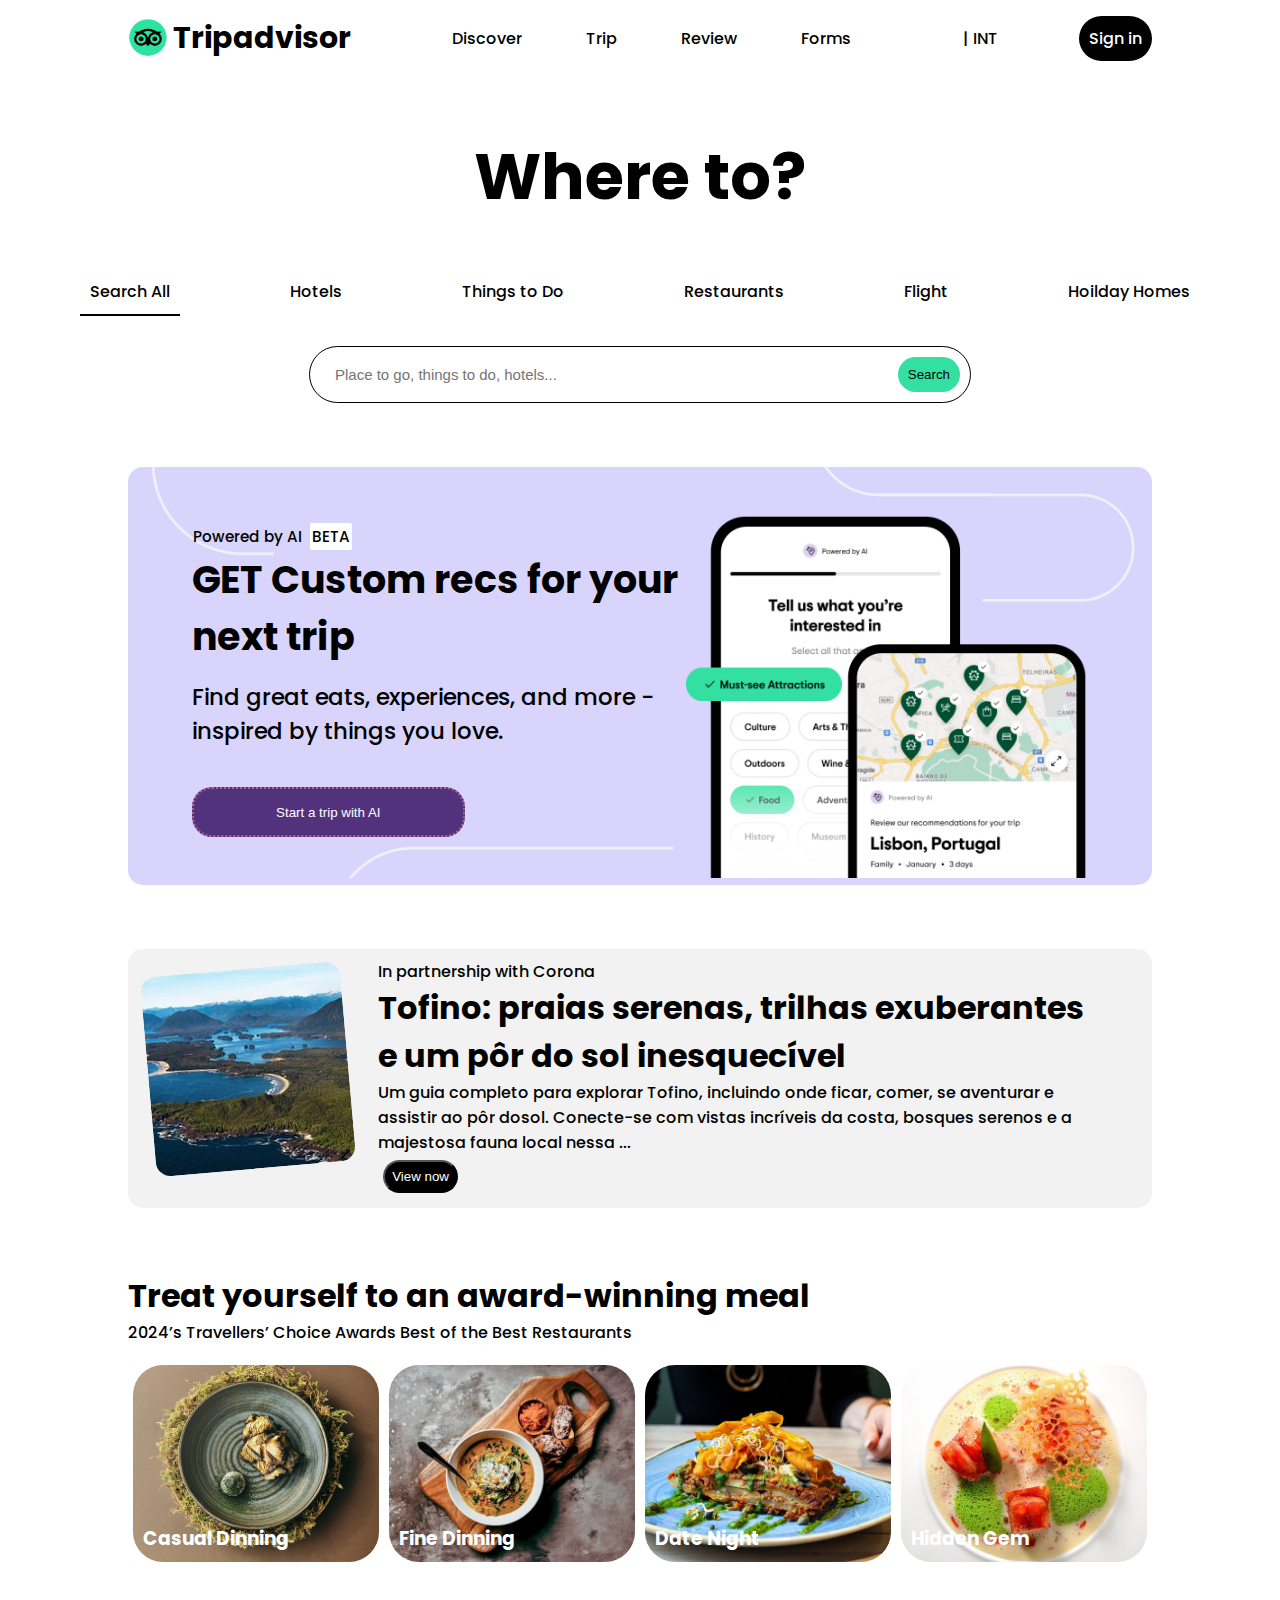
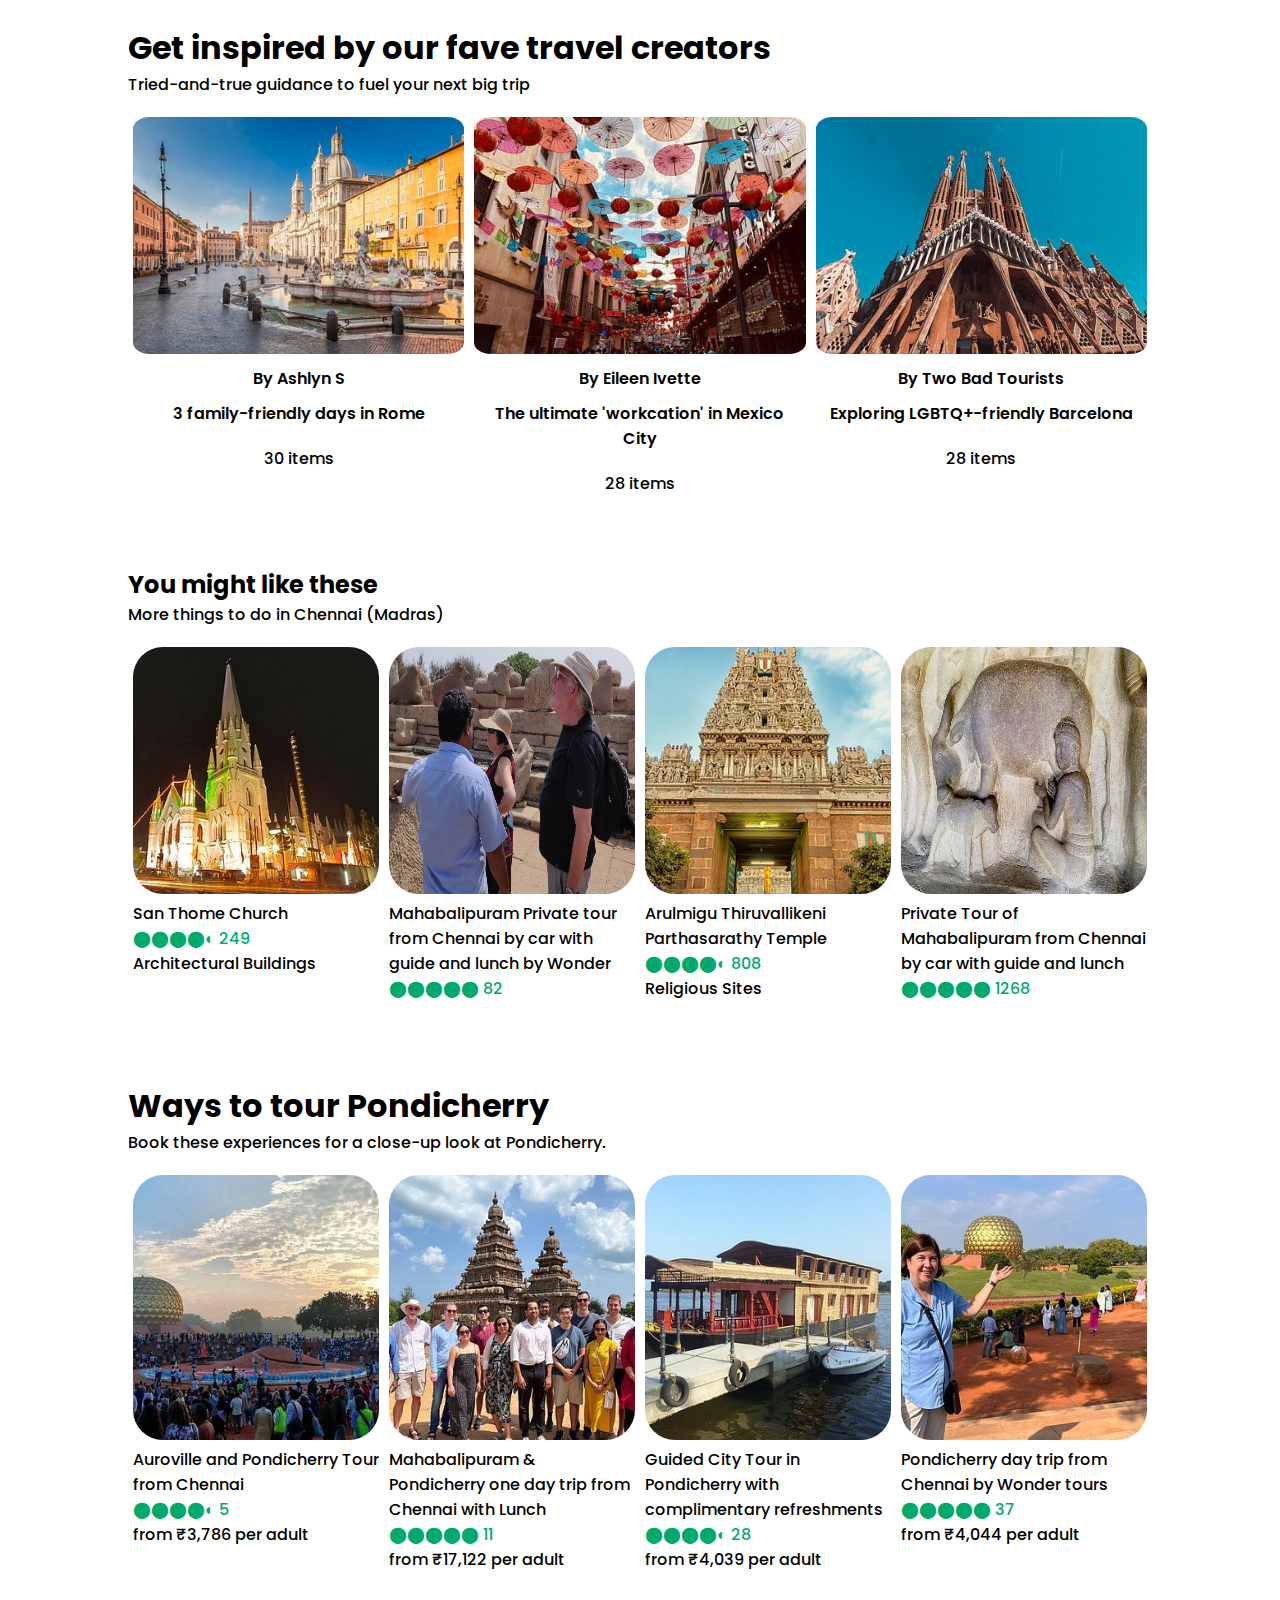
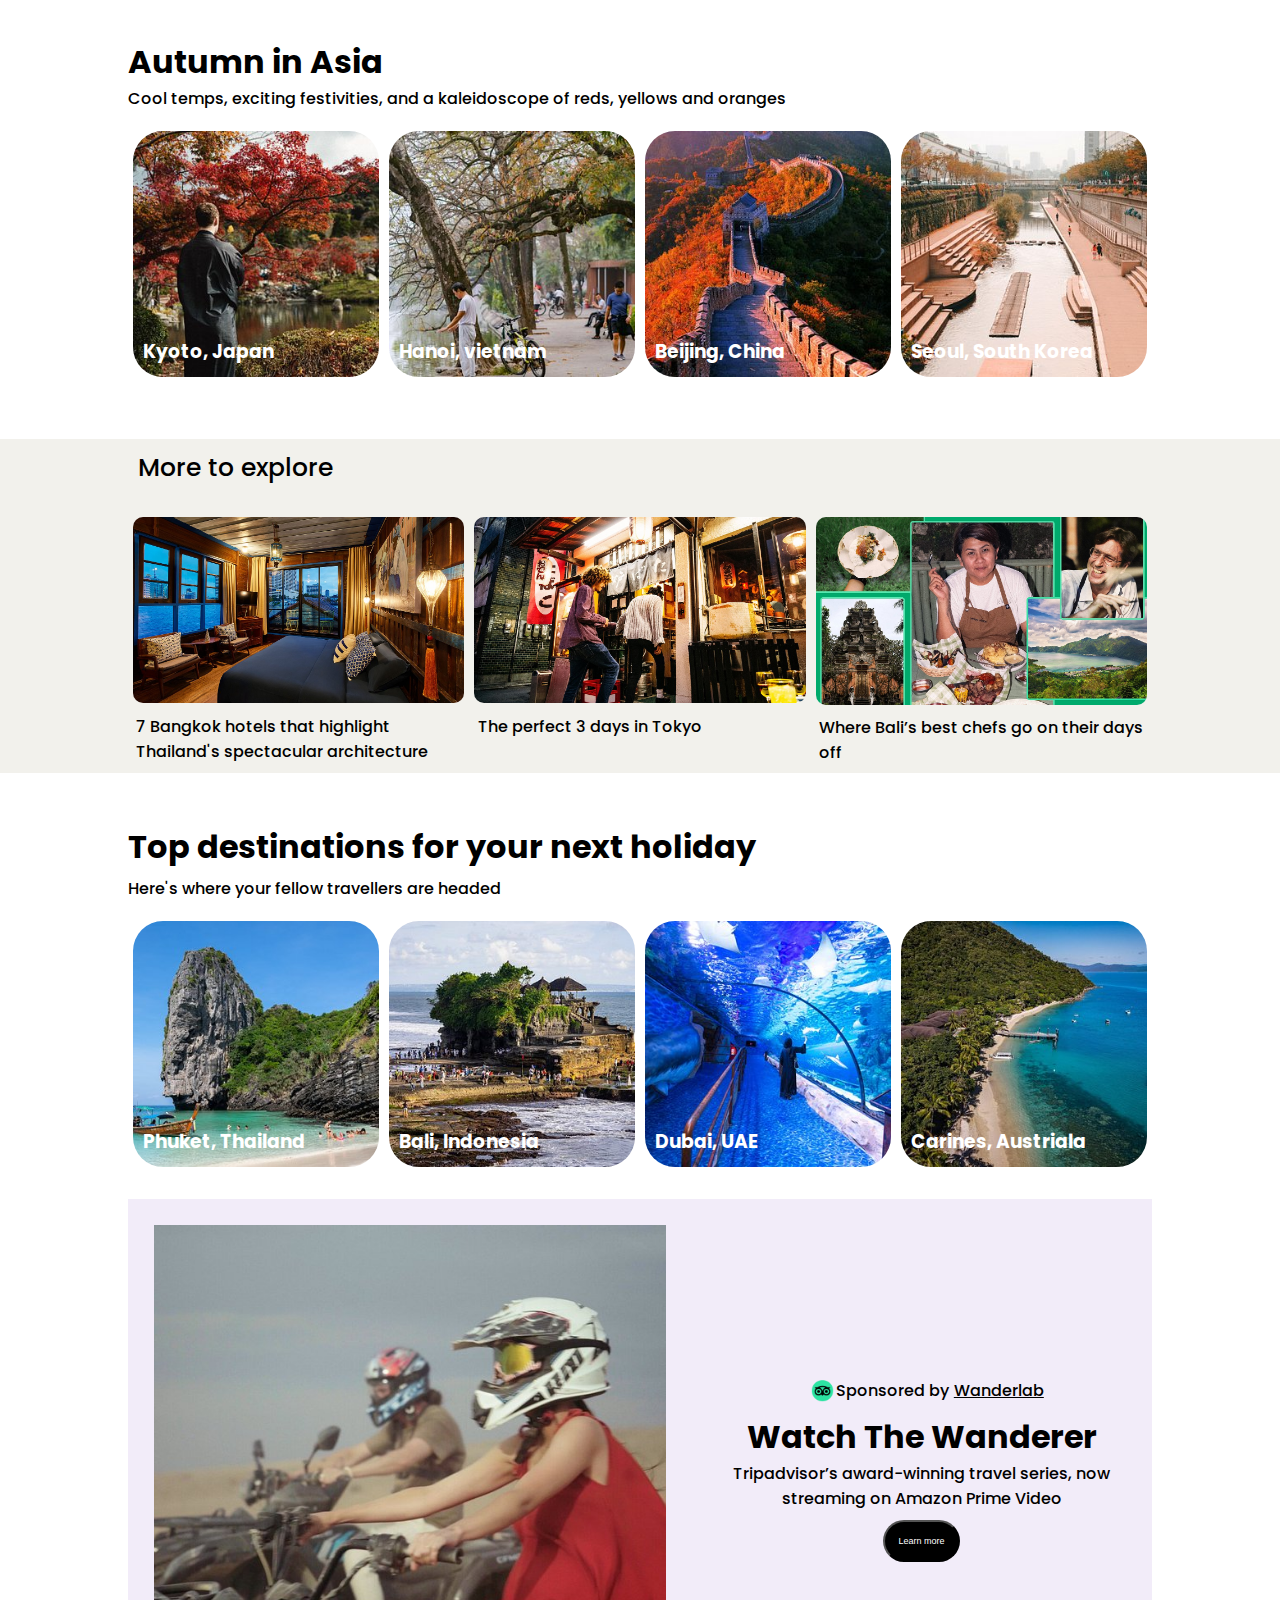
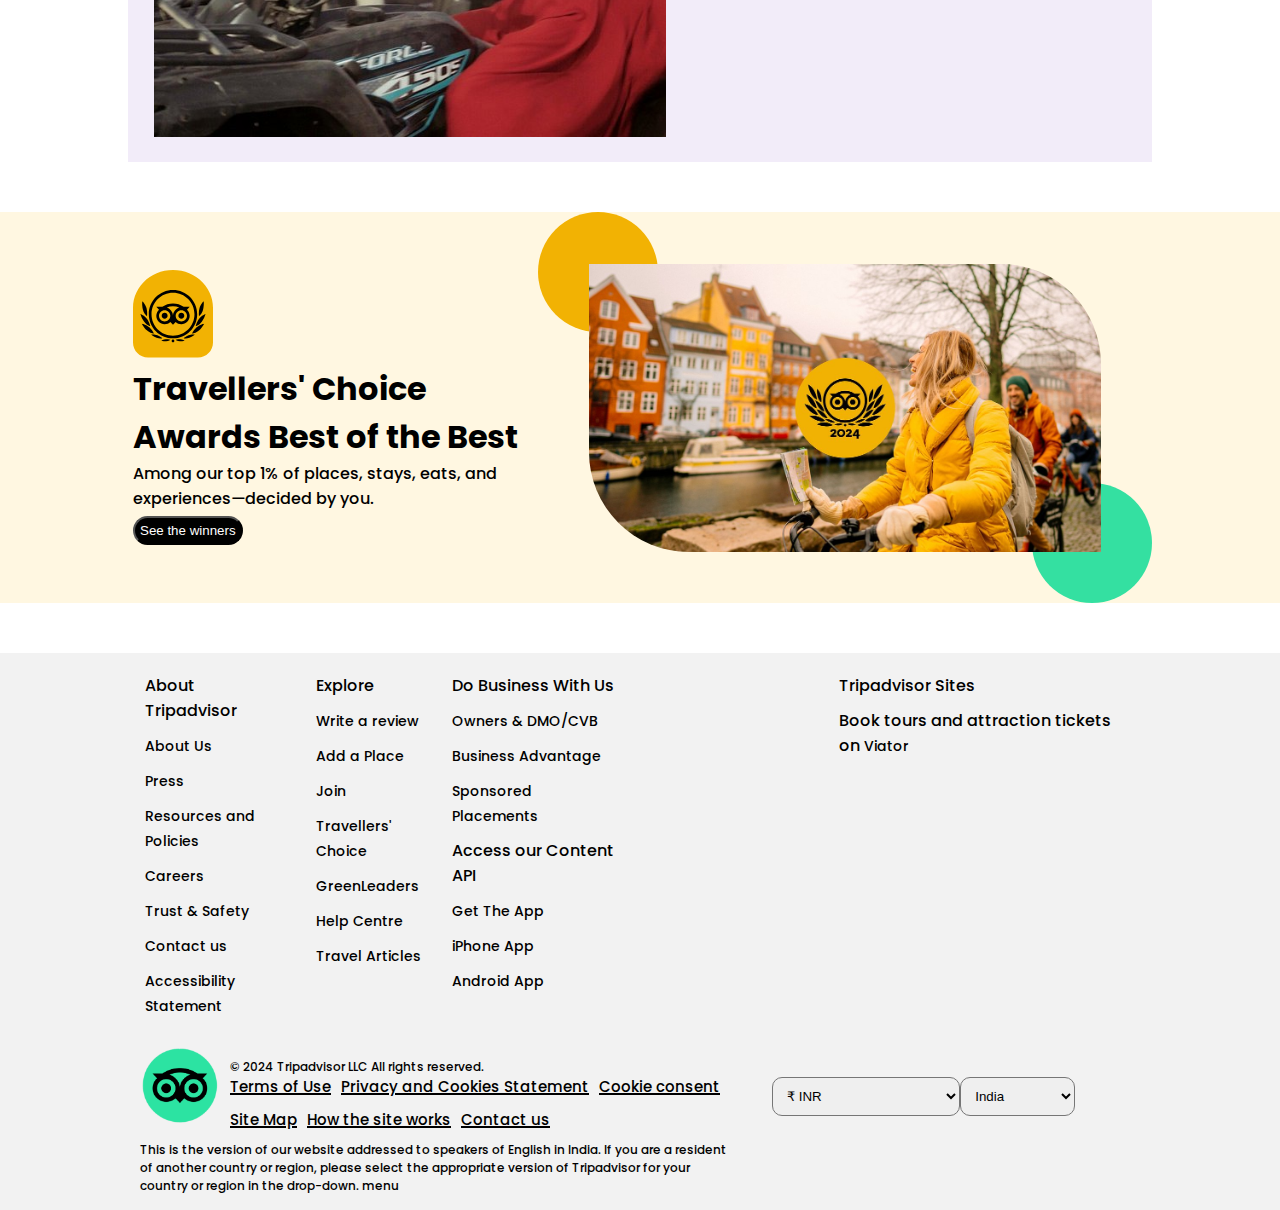
<file: index.html>
<!DOCTYPE html>
<html lang="en">

<head>
    <meta charset="UTF-8">
    <meta name="viewport" content="width=device-width, initial-scale=1.0">
    <title>Tripadvisor</title>
    <link rel="stylesheet" href="style.css">
    <link rel="stylesheet" href="https://cdnjs.cloudflare.com/ajax/libs/font-awesome/6.6.0/css/all.min.css"
        integrity="sha512-Kc323vGBEqzTmouAECnVceyQqyqdsSiqLQISBL29aUW4U/M7pSPA/gEUZQqv1cwx4OnYxTxve5UMg5GT6L4JJg=="
        crossorigin="anonymous" referrerpolicy="no-referrer" />

    <link rel="preconnect" href="https://fonts.googleapis.com">
    <link rel="preconnect" href="https://fonts.gstatic.com" crossorigin>
    <link
        href="https://fonts.googleapis.com/css2?family=Poppins:ital,wght@0,100;0,200;0,300;0,400;0,500;0,600;0,700;0,800;0,900;1,100;1,200;1,300;1,400;1,500;1,600;1,700;1,800;1,900&display=swap"
        rel="stylesheet">
</head>

<body>

    <!--navebar-->

    <header>

        <div class="logo">
            <img src="./image/Tripadvisor.png" alt="logo">
            <a href="#" class="logo__s1">Tripadvisor</a>
        </div>



        <nav class="nav">
            <ul class="nav-links">
                <li><a href="#" class="nav-disc__s1">Discover</a></li>
                <li><a href="#" class="nav-disc__s1">Trip</a></li>
                <li><a href="#" class="nav-disc__s1">Review</a></li>
                <li><a href="#" class="nav-disc__s2">Forms</a></li>
            </ul>
        </nav>

        <a href="#" class="action"><i class="fa-solid fa-globe"></i> | INT</a>

        <a href="sign-up.html" class="sign-up">Sign in</a>

    </header>

    <!--phone-view-->

    <div class="phone">

        <div class="phone-view">

            <a href="#"><i class="fa-solid fa-bars"></i></a>

            <div class="logo-phone">
                <img src="./image/Tripadvisor.png" alt="logo">
                <a href="#">Tripadvisor</a>
            </div>

            <div class="search__s1">

                <i class="fa-solid fa-magnifying-glass"></i>
                <input type="search" placeholder="Search">
            </div>

            <a href="sign-up.html"><i class="fa-solid fa-circle-user"></i></a>
        </div>
    </div>


    <!--categories-->

    <div class="categories">

        <h1>Where to?</h1>


        <div class="categories__s1">


            <p class="categories-disc__s1"><i class="fa-brands fa-searchengin"></i> Search All</p>
            <p class="categories-disc__s2"><i class="fa-solid fa-hotel"></i> Hotels</p>
            <p class="categories-disc__s2"><i class="fa-solid fa-ticket"></i> Things to Do</p>
            <p class="categories-disc__s2"><i class="fa-solid fa-utensils"></i> Restaurants</p>
            <p class="categories-disc__s2"><i class="fa-solid fa-plane-departure"></i> Flight</p>
            <p class="categories-disc__s2"><i class="fa-solid fa-house"></i> Hoilday Homes</p>

        </div>


        <div class="categories__s2">

            <i class="fa-solid fa-magnifying-glass"></i>
            <input type="search" placeholder="Place to go, things to do, hotels...">
            <button>Search</button>


        </div>


    </div>

    <!--trip-image-->

    <div class="trip-image">

        <div class="trip">
            <img src="./image/trip.png" alt="backround image">

        </div>

        <div class="offers">
            <div class="trip-image__s1">
                <p>Powered by AI</p>
                <p class="offer__disc">BETA</p>

            </div>


            <div class="trip-image__s2">
                <h1>GET Custom recs for your next trip</h1>
                <p>Find great eats, experiences, and more - inspired by things you love.</p>
                <button><i class="fa-solid fa-location-dot"></i> Start a trip with AI</button>
            </div>


        </div>
    </div>

    <!--caption-->

    <div class="caption__s1">

        <div class="caption__background">

            <img src="./image/caption.jpg">

        </div>



        <div class="caption-disc">

            <p class="caption-disc__s1">In partnership with Corona</p>
            <h1>Tofino: praias serenas, trilhas exuberantes e um pôr do sol inesquecível</h1>
            <p class="caption-disc__s1">Um guia completo para explorar Tofino, incluindo onde ficar, comer, se aventurar
                e assistir ao pôr dosol. Conecte-se com vistas incríveis da costa, bosques serenos e a majestosa fauna local nessa ...
            </p>
            <button>View now</button>
        </div>



    </div>



    <!--award-winning-meal-->


    <div class="award">

        <h1 class="award__title">Treat yourself to an award-winning meal</h1>
        <p>2024’s Travellers’ Choice Awards Best of the Best Restaurants
        <p>

        <div class="award__container">

            <div class="award-image__s1">

                <img src="./image/C1.jpg">
                <h3>Casual Dinning</h3>

            </div>

            <div class="award-image__s1">

                <img src="./image/C2.jpg">
                <h3>Fine Dinning</h3>

            </div>

            <div class="award-image__s2">

                <img src="./image/C3.jpg">
                <h3>Date Night</h3>

            </div>

            <div class="award-image__s2">

                <img src="./image/C4.jpg">
                <h3>Hidden Gem</h3>

            </div>

            <i class="fa-solid fa-circle-arrow-right"></i>

        </div>
    </div>



    <!--travel-->
    <div class="travel">

        <div class="travel__s1">
            <h1 class="travel__title">Get inspired by our fave travel creators</h1>
            <p>Tried-and-true guidance to fuel your next big trip</p>

        </div>

        <div class="travel-image__container">

            <div class="travel-image__container__s1">

                <img src="./image/T1.jpg">
                <p class="disc__s1"><a href="#">By Ashlyn S</a></p>
                <p class="disc__s2"><a href="#">3 family-friendly days in Rome</a></p>
                <i class="fa-solid fa-heart"></i>
                <p>30 items</p>

            </div>

            <div class="travel-image__container__s1">

                <img src="./image/T2.jpg">
                <p class="disc__s1"><a href="#">By Eileen Ivette</a></p>
                <p class="disc__s2"><a href="#">The ultimate 'workcation' in Mexico City</a></p>
                <i class="fa-solid fa-heart"></i>
                <p>28 items</p>

            </div>

            <div class="travel-image__container__s2">

                <img src="./image/T3.jpg">
                <p class="disc__s1"><a href="#">By Two Bad Tourists</a></p>
                <p class="disc__s2"><a href="#">Exploring LGBTQ+-friendly Barcelona</a></p>
                <i class="fa-solid fa-heart"></i>
                <p>28 items</p>

            </div>
            <i class="fa-solid fa-circle-right"></i>

        </div>
       
    </div>


    <!--liked-place-->


    <div class="liked-place">

        <h2 class="liked-place__title">You might like these</h2>
        <p>More things to do in Chennai (Madras)</p>

        <div class="liked-place-image__container">

            <div class="liked-place-image__s1">

                <img src="./image/Like1.jpg">
                <p>San Thome Church</p>
                <p class="pondy-image__disc">⬤⬤⬤⬤◐ 249</p>
                <p>Architectural Buildings</p>
            </div>

            <div class="liked-place-image__s1">

                <img src="./image/Like2.jpg">
                <p>Mahabalipuram Private tour from Chennai by car with guide and lunch by Wonder</p>
                <p class="pondy-image__disc">⬤⬤⬤⬤⬤ 82</p>

            </div>

            <div class="liked-place-image__s1">

                <img src="./image/Like3.jpg">
                <p>Arulmigu Thiruvallikeni Parthasarathy Temple</p>
                <p class="pondy-image__disc">⬤⬤⬤⬤◐ 808</p>
                <p>Religious Sites</p>

            </div>

            <div class="liked-place-image__s1">

                <img src="./image/Like4.jpg">
                <p>Private Tour of Mahabalipuram from Chennai by car with guide and lunch</p>
                <p class="pondy-image__disc">⬤⬤⬤⬤⬤ 1268</p>
                

            </div>


        </div>


    </div>


    <!--Pondy-image-->

    <div class="pondy-image">

        <h1 class="pondy-image__title">Ways to tour Pondicherry</h1>
        <p>Book these experiences for a close-up look at Pondicherry.</p>

        <div class="pondy-image__container">

            <div class="pondy-image__s1">

                <img src="./image/p1.jpg">
                <p>Auroville and Pondicherry Tour from Chennai</p>
                <p class="pondy-image__disc">⬤⬤⬤⬤◐ 5</p>
                <p>from ₹3,786 per adult</p>

            </div>

            <div class="pondy-image__s1">

                <img src="./image/p2.jpg">
                <p>Mahabalipuram & Pondicherry one day trip from Chennai with Lunch</p>
                <p class="pondy-image__disc">⬤⬤⬤⬤⬤ 11</p>
                <p>from ₹17,122 per adult</p>

            </div>

            <div class="pondy-image__s1">

                <img src="./image/p3.jpg">
                <p>Guided City Tour in Pondicherry with complimentary refreshments</p>
                <p class="pondy-image__disc">⬤⬤⬤⬤◐ 28</p>
                <p>from ₹4,039 per adult</p>
            </div>

            <div class="pondy-image__s1">

                <img src="./image/p4.jpg">
                <p>Pondicherry day trip from Chennai by Wonder tours</p>
                <p class="pondy-image__disc">⬤⬤⬤⬤⬤ 37</p>
                <p>from ₹4,044 per adult</p>

            </div>



        </div>
    </div>


    <!--Autumn-->

    <div class="autumn-aisa">

        <h1 class="autumn-aisa__title">Autumn in Asia</h1>
        <p>Cool temps, exciting festivities, and a kaleidoscope of reds, yellows and oranges
        <p>

        <div class="autumn-aisa-image__container">

            <div class="autumn-aisa-image__s1">

                <img src="./image/aisa1.jpg">
                <h3>Kyoto, Japan</h3>

            </div>

            <div class="autumn-aisa-image__s1">

                <img src="./image/asia2.jpg">
                <h3>Hanoi, vietnam</h3>

            </div>

            <div class="autumn-aisa-image__s2">

                <img src="./image/asia3.jpg">
                <h3>Beijing, China</h3>

            </div>

            <div class="autumn-aisa-image__s2">

                <img src="./image/asia4.jpg">
                <h3>Seoul, South Korea</h3>

            </div>
            <i class="fa-solid fa-circle-arrow-right"></i>


        </div>
    </div>


    <!--More-to-explore-->


    <div class="more-to-explore">

        <div class="explore">

            <h2 class="explore__title">More to explore</h2>

            <div class="explore-image__container">

                <div class="explore-image__s1">

                    <img src="./image/explore1.jpg">
                    <p><a href="#">7 Bangkok hotels that highlight Thailand's spectacular architecture</a></p>

                </div>

                <div class="explore-image__s1">

                    <img src="./image/explore2.jpg">
                    <p><a href="#">The perfect 3 days in Tokyo</a></p>

                </div>

                <div class="explore-image__s2">

                    <img src="./image/explore3.jpg">
                    <p><a href="#">Where Bali’s best chefs go on their days off</a></p>

                </div>
                <i class="fa-solid fa-circle-chevron-right"></i>
            </div>
            
        </div>
    </div>


    <!--holiday-destinations-->

    <div class="holiday-destinations">

        <h1 class="holiday-destinations__title">Top destinations for your next holiday</h1>
        <p>Here's where your fellow travellers are headed<p>

        <div class="holiday-destinations-image__container">

            <div class="holiday-destinations__s1">

                <img src="./image/holiday1.jpg">
                <h3>Phuket, Thailand</h3>

            </div>

            <div class="holiday-destinations__s1">

                <img src="./image/holiday2.jpg">
                <h3>Bali, Indonesia</h3>

            </div>

            <div class="holiday-destinations__s2">

                <img src="./image/holiday3.jpg">
                <h3>Dubai, UAE</h3>

            </div>

            <div class="holiday-destinations__s2">

                <img src="./image/holiday4.jpg">
                <h3>Carines, Austriala</h3>

            </div>

            <i class="fa-solid fa-circle-arrow-right"></i>

        </div>
    </div>


    <!--wanderlab-->


    <div class="wanderlab">

        <img src="./image/promo.jpg" alt="promo-img">



        <div class="wanderlab-container">


            <div class="wanderlab__s1">

                <img src="./image/Tripadvisor.png" alt="logo">
                <p>Sponsored by</p>
                <a href="#">Wanderlab</a>
            </div>

            <div class="wanderlab__s2">
                <h1>Watch The Wanderer</h1>
                <p>Tripadvisor’s award-winning travel series, now streaming on Amazon Prime Video</p>
                <button>Learn more</button>
            </div>



        </div>
    </div>

    <!--Travellers-->


    <div class="travellers">
        <div class="travellers-award">

            <div class="Travellers-container">
                <img src="./image/badge.jpg.svg" alt="">
                <h1>Travellers' Choice Awards Best of the Best</h1>
                <p>Among our top 1% of places, stays, eats, and experiences—decided by you.</p>
                <button>See the winners</button>
            </div>

            <img src="./image/Final.jpg" class="travellers__s1">

            <h1 class="color-s1"></h1>
            <h1 class="color-s2"></h1>
        </div>
    </div>


    <!--footer-->

    <div class="footer">

        <div class="footer-container__s1">
            <div class="footer__one">
                <p>About Tripadvisor</p>
                <p><a href="#">About Us</a></p>
                <p><a href="#">Press</a></p>
                <p><a href="#">Resources and Policies</a></p>
                <p><a href="#">Careers</a></p>
                <p><a href="#">Trust & Safety</a></p>
                <p><a href="#">Contact us</a></p>
                <p><a href="#">Accessibility Statement</a></p>
            </div>

            <div class="footer__two">
                <p>Explore</p>
                <p><a href="#">Write a review</a></p>
                <p><a href="#">Add a Place</a></p>
                <p><a href="#">Join</a></p>
                <p><a href="#">Travellers' Choice</a></p>
                <p><a href="#">GreenLeaders</a></p>
                <p><a href="#">Help Centre</a></p>
                <p><a href="#">Travel Articles</a></p>


            </div>


            <div class="footer__three">
                <p>Do Business With Us</p>
                <p><a href="#">Owners & DMO/CVB</a></p>
                <p><a href="#">Business Advantage</a></p>
                <p><a href="#">Sponsored Placements</a></p>
                <p>Access our Content API</p>
                <p><a href="#">Get The App</a></p>
                <p><a href="#">iPhone App</a></p>
                <p><a href="#">Android App</a></p>


            </div>

            <div class="footer__four">
                <p>Tripadvisor Sites</p>
                <p>Book tours and attraction tickets on <a href="#">Viator</a></p>

            </div>
        </div>

        <div class="footer-container__s2">

            <div class="footer__s1">
                <img src="./image/Tripadvisor.png" alt="logo">
                <p>&copy; 2024 Tripadvisor LLC All rights reserved.</p>
            </div>


            <div class="footer__s2">
                <p><a href="#">Terms of Use</a></p>
                <p><a href="#">Privacy and Cookies Statement</a></p>
                <p><a href="#">Cookie consent</a></p>
                <p><a href="#">Site Map</a></p>
                <p><a href="#">How the site works</a></p>
                <p><a href="#">Contact us</a></p>


            </div>
        </div>

        <div class="footer__s3">
            <select name="currency" id="currency">
                <option>₹ INR</option>
                <option>$ U.S. Dollar</option>
                <option>£ Birtish Pounds</option>
                <option>€ Euros</option>
                <option>CAD Canadian Dollar</option>
                <option>CNY Chinese Renminbi</option>
                <option>NZD New Zealand dollar</option>
                <option>HKD Hong Kong dollar</option>
            </select>

            <select name="country" id="country">

                <option>India</option>
                <option>USA</option>
                <option>Japan</option>
                <option>France</option>
                <option>South Africa</option>
                <option>Dubai</option>
                <option>Thailand</option>
                <option>England</option>
            </select>

            <div class="icons">
                <a href="https://www.facebook.com/Tripadvisor/photos/?_rdr"><i class="fa-brands fa-facebook"></i></a>
                <a href="https://x.com/Tripadvisor?ref_src=twsrc%5Egoogle%7Ctwcamp%5Eserp%7Ctwgr%5Eauthor"><i class="fa-brands fa-x-twitter"></i></a>
                <a href="https://www.pinterest.com/tripadvisor/"><i class="fa-brands fa-pinterest"></i></a>
                <a href="https://www.instagram.com/tripadvisor/"><i class="fa-brands fa-instagram"></i></a>

            </div>

            <div class="footer__s4">
                <p>This is the version of our website addressed to speakers of English in India. If you are a resident
                    of another country or region, please select the appropriate version of Tripadvisor for your country
                    or region in the drop-down. <a href="#">menu</a></p>

            </div>
        </div>
    </div>

    <!--footer-phone-view-->

    <div class="phone-view-s1">
        <div class="footer-phone-view">

            <div class="footer-phone-view__s1">
                <p>⬤  <a href="#">About Tripadvisor</a></p>
                <p>⬤  <a href="#">Explore</a></p>
                <p>⬤  <a href="#">Do Business With Us</a></p>
                <p>⬤  <a href="#">Get The App</a></p>
                <p>⬤  <a href="#">Access our Content API</a></p>
                
            </div>


            <div class="footer-phone__s3">
                <select name="currency" id="currency-s1">
                    <option>₹ INR</option>
                    <option>$ U.S. Dollar</option>
                    <option>£ Birtish Pounds</option>
                    <option>€ Euros</option>
                    <option>CAD Canadian Dollar</option>
                    <option>CNY Chinese Renminbi</option>
                    <option>NZD New Zealand dollar</option>
                    <option>HKD Hong Kong dollar</option>
                </select>
    
                <select name="country" id="country-s1">
    
                    <option>India</option>
                    <option>USA</option>
                    <option>Japan</option>
                    <option>France</option>
                    <option>South Africa</option>
                    <option>Dubai</option>
                    <option>Thailand</option>
                    <option>England</option>
                </select>
    
                <div class="phone-icons-s1">
                    <a href="https://www.facebook.com/Tripadvisor/photos/?_rdr"><i class="fa-brands fa-facebook"></i></a>
                    <a href="https://x.com/Tripadvisor?ref_src=twsrc%5Egoogle%7Ctwcamp%5Eserp%7Ctwgr%5Eauthor"><i class="fa-brands fa-x-twitter"></i></a>
                    <a href="https://www.pinterest.com/tripadvisor/"><i class="fa-brands fa-pinterest"></i></a>
                    <a href="https://www.instagram.com/tripadvisor/"><i class="fa-brands fa-instagram"></i></a>
    
                </div>
    
               
            </div>

            <div class="footer-container-phone__s2">

                <div class="footer-phone__s1">
                    <img src="./image/Tripadvisor.png" alt="logo">
                    <p>&copy; 2024 Tripadvisor LLC All rights reserved.</p>
                </div>


                <div class="footer-phone__s2">
                    <p><a href="#">Terms of Use</a></p>
                    <p><a href="#">Privacy and Cookies Statement</a></p>
                    <p><a href="#">Cookie consent</a></p>
                    <p><a href="#">Site Map</a></p>
                    <p><a href="#">How the site works</a></p>
                    <p><a href="#">Contact us</a></p>


                </div>

                <div class="footer-phone__s4">
                    <p>This is the version of our website addressed to speakers of English in India. If you are a resident
                        of another country or region, please select the appropriate version of Tripadvisor for your country
                        or region in the drop-down. <a href="#">menu</a></p>
    
                </div>
            </div>

        

        </div>

    </div>

</body>

</html>
</file>
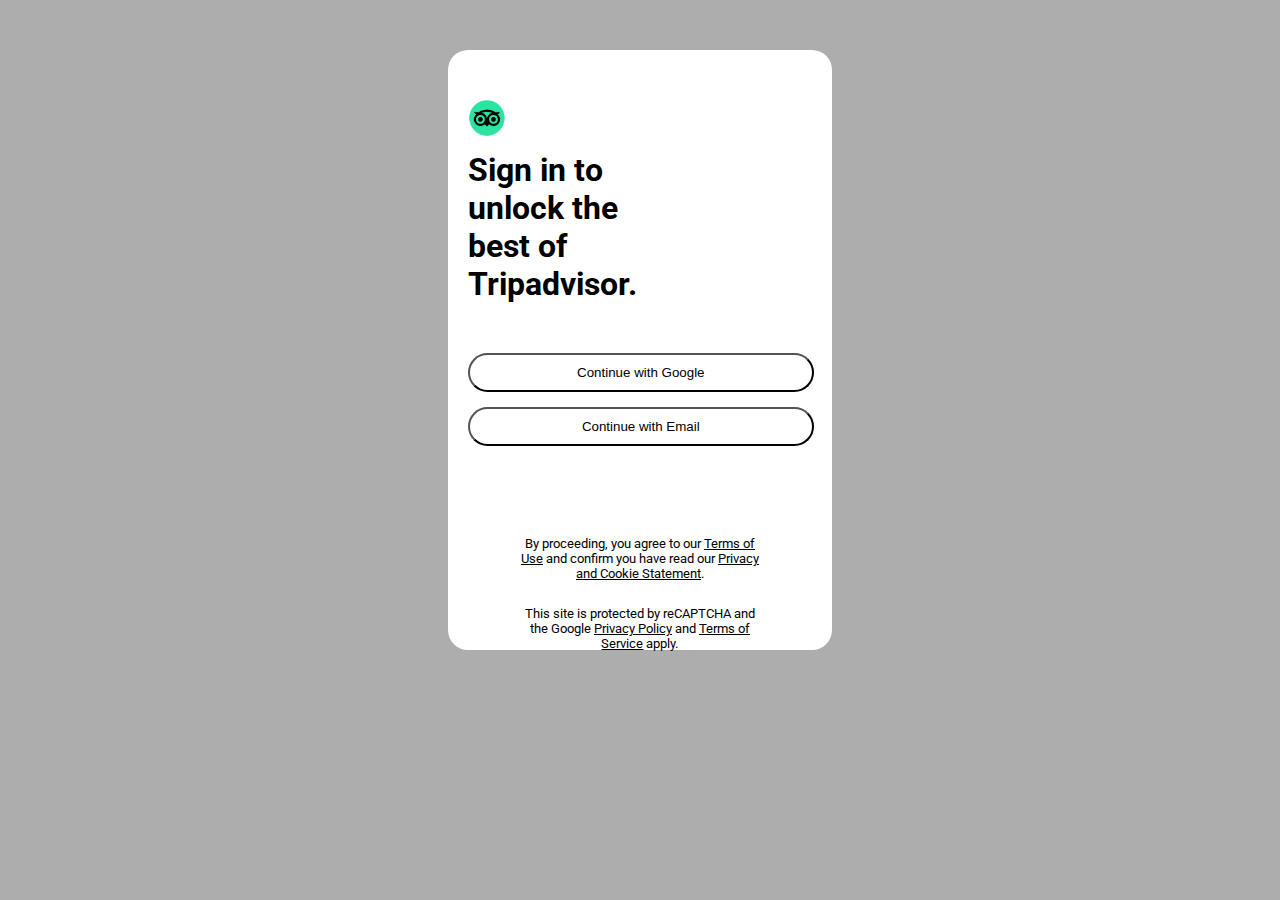
<file: sign-up.html>
<!DOCTYPE html>
<html lang="en">

<head>
    <meta charset="UTF-8">
    <meta name="viewport" content="width=device-width, initial-scale=1.0">
    <title>Tripadvisor-Sign-up</title>
    <link rel="stylesheet" href="https://cdnjs.cloudflare.com/ajax/libs/font-awesome/6.6.0/css/all.min.css"
        integrity="sha512-Kc323vGBEqzTmouAECnVceyQqyqdsSiqLQISBL29aUW4U/M7pSPA/gEUZQqv1cwx4OnYxTxve5UMg5GT6L4JJg=="
        crossorigin="anonymous" referrerpolicy="no-referrer" />
        
    <link rel="stylesheet" href="style2.css">
    <link rel="preconnect" href="https://fonts.googleapis.com">
<link rel="preconnect" href="https://fonts.gstatic.com" crossorigin>
<link href="https://fonts.googleapis.com/css2?family=Roboto:ital,wght@0,100;0,300;0,400;0,500;0,700;0,900;1,100;1,300;1,400;1,500;1,700;1,900&display=swap" rel="stylesheet">


</head>


<body>
    <div class="sign-up">




        <div class="sign-up__s1">
           
            <img src="./image/Tripadvisor.png" alt="logo">
            <h1>Sign in to unlock the best of Tripadvisor.</h1>
        </div>
        <div class="sign-up__s2">
            <button><i class="fa-brands fa-google"></i> Continue with Google</button>
            <button><i class="fa-regular fa-envelope"></i> Continue with Email</button>
        </div>
        <div class="sign-up__s3">
            <p>By proceeding, you agree to our <a href="#">Terms of Use</a> and confirm you have read our <a
                    href="#">Privacy and Cookie Statement</a>.</p>

            <p>This site is protected by reCAPTCHA and the Google <a href="#">Privacy Policy</a> and <a href="#">Terms
                    of
                    Service</a> apply.</p>
        </div>

        <div class="icon">
            <a href="index.html"><i class="fa-solid fa-xmark"></i></a>
           
        </div>

        

    </div>
</body>

</html>
</file>
<file: style.css>
* {

    margin: 0px;
    padding: 0px;
}

body {
    font-family: "Poppins", sans-serif;
    font-weight: 500;
    font-style: normal;
}

a {
    text-decoration: none;
    color: black;
}

header {
    display: flex;
    justify-content: space-between;
    align-items: center;
    flex-grow: 1;
    flex-basis: 10%;
    padding: 15px 10%;

}

.logo {
    display: flex;
    align-items: center;

}


.logo img {
    width: 40px;

}

.logo__s1 {
    margin-left: 5px;
    font-weight: bold;
    font-size: 30px;
}


.nav-links {
    list-style: none;
}

.nav-links li {
    display: inline-block;
    padding: 0px 20px;
}


.nav-disc__s1 {
    padding: 10px;

}

.nav-disc__s1:hover {
    background-color: #F2F2F2;
    padding: 10px;
    border-radius: 30px;

}

.nav-disc__s2 {
    padding: 10px;

}

.nav-disc__s2:hover {
    border-bottom: solid black 2px;
    padding: 10px;
}

.action {
    padding: 10px;

}

.action:hover {
    background-color: #F2F2F2;
    padding: 10px;
    border-radius: 30px;
}

.sign-up {
    padding: 10px;
    background-color: black;
    color: white;
    border-radius: 30px;
}


.sign-up:hover {
    opacity: 0.7;

}



/* phone */

.phone {

    background-color: white;
    position: sticky;
    top: 0;
    z-index: 4;
    margin: 10px;

}

.phone-view {
    display: none;
    align-items: center;
    width: 80%;
    gap: 25px;
    position: sticky;
    top: 0;
    z-index: 5;
    margin-left: auto;
    margin-right: auto;
}


.logo-phone img {
    width: 15%;
    display: flex;
    align-items: center;
    margin-right: 5px;
    justify-content: space-between;
}

.logo-phone a {
    font-size: medium;
    font-weight: bolder;

}

.logo-phone {
    display: flex;
    align-items: center;

}

.search__s1 {
    padding: 5px;
    border: solid black 1px;
    border-radius: 30px;
    display: flex;
    gap: 5px;
    align-items: center;
    width: 100%;
}

.search__s1 input {
    border: none;
    font-size: 10px;
    width: 100%;
    background-color: transparent;
}

.search__s1 input:focus {
    outline: none;
}

.fa-bars,
.fa-circle-user {
    font-size: 20px;
}

.fa-bars:hover {
    opacity: 0.5;
    transform: scale(1.2);
}

.fa-circle-user:hover {
    opacity: 0.5;
    transform: scale(1.2);
}

/*  categories */


.categories {
    text-align: center;
    margin-top: 3%;

}

.categories h1 {
    font-size: 400%;
    padding: 15px 10%;
    margin: 10px;
}


.categories__s1 {
    display: flex;
    justify-content: space-around;
    margin: 30px;

}


.categories-disc__s1 {
    border-bottom: solid black 2px;
    padding: 10px;

}

.categories-disc__s2 {
    padding: 10px;
}

.categories-disc__s2:hover {
    padding: 10px;
    cursor: pointer;
    border-bottom: solid black 2px;
    transform: scale(1.02);

}


.categories__s2 {
    padding: 10px;
    border: solid black 1px;
    border-radius: 30px;
    width: 50%;
    display: flex;
    gap: 15px;
    align-items: center;
    margin-top: 1.5%;
    margin-left: auto;
    margin-right: auto;
}

.categories__s2 input {
    border: none;
    font-size: 15px;
    width: 100%;
    background-color: none;
}

.categories__s2 input:focus {
    outline: none;
}

.categories__s2 button {

    padding: 10px;
    border-radius: 30px;
    border: none;
    background-color: #34E0A1;
    align-items: center;

}

.categories__s2 button:hover {

    opacity: 0.7;
    cursor: pointer;
    transform: scale(1.1);
}

/* backround-image */

.trip-image {

    width: 100%;
    position: relative;
}

.trip {
    background-color: #D8D4FB;
    width: 80%;
    border-radius: 15px;
    margin: 5%;
    position: relative;
    margin-left: auto;
    margin-right: auto;

}

.trip img {

    width: 100%;

}

.offers {
    position: absolute;
    top: 13%;
    left: 15%;
    font-size: 95%;


}

.trip-image__s1 {

    display: flex;
    align-items: center;
    padding: 1px;

}

.offer__disc {

    background-color: white;
    padding: 2px;
    margin-left: 1%;
    border-radius: 2px;

}

.trip-image__s2 h1 {

    margin-bottom: 2%;
    font-size: 250%;
    width: 70%;
}

.trip-image__s2 p {

    font-size: 150%;
    width: 70%;

}

.trip-image__s2 button {

    padding: 2%;
    border-radius: 20px;
    background-color: #52327C;
    color: white;
    width: 35%;
    margin-top: 5%;
    border: dotted #AF658B 2px;

}

.trip-image__s2 button:hover {
    opacity: 0.6;
    cursor: pointer;
}

/* caption image */

.caption__s1 {

    background-color: #F2F2F2;
    width: 80%;
    border-radius: 15px;
    margin: 5%;
    position: relative;
    margin-left: auto;
    margin-right: auto;
    display: flex;


}

.caption__s1 img {
    border-radius: 15px;
    transform: rotate(-5deg);
    width: 100%;
    margin: 10%;
}

.caption-disc {
    margin: 10px;
    margin-left: 50px;
    width: 70%;

}

.caption-disc button {
    padding: 1%;
    margin: 5px;
    border-radius: 30px;
    background-color: black;
    color: white;
}

.caption-disc button:hover {
    opacity: 0.7;
    cursor: pointer;
}

/* award */

.award {
    width: 80%;
    margin-top: 50px;
    margin-left: auto;
    margin-right: auto;
}


.award__container {
    display: flex;
    flex-wrap: wrap;
    justify-content: space-between;
    margin-top: 15px;
    margin-bottom: 20px;
    position: relative;


}

.award-image__s1 {
    flex-grow: 1;
    flex-basis: 20%;
    margin: 5px;

}

.award-image__s1 h3 {
    color: white;
    position: absolute;
    bottom: 5%;
    padding: 1%;


}

.award-image__s1 img {
    width: 100%;
    border-radius: 30px;

}

.award-image__s1 img:hover {
    opacity: 0.7;
    cursor: pointer;
    transform: scale(1.05);
}

.award-image__s2 {
    flex-grow: 1;
    flex-basis: 20%;
    margin: 5px;

}

.award-image__s2 h3 {
    color: white;
    position: absolute;
    bottom: 5%;
    padding: 1%;

}

.award-image__s2 img {
    width: 100%;
    border-radius: 30px;

}

.award-image__s2 img:hover {
    opacity: 0.7;
    cursor: pointer;
    transform: scale(1.05);
}

.fa-circle-arrow-right {
    position: absolute;
    font-size: 250%;
    left: 98%;
    top: 45%;
    color: white;
    background-color: black;
    border-radius: 50%;


}

.fa-circle-arrow-right:hover {
    cursor: pointer;
    color: black;
    background-color: white;
    transform: scale(1.2);


}

/* travel */


.travel {
    width: 80%;
    margin-top: 50px;
    margin-left: auto;
    margin-right: auto;
    position: relative;

}

.travel-image__container {
    margin-top: 15px;
    margin-bottom: 20px;
    display: flex;
    flex-wrap: wrap;
    justify-content: space-between;

}

.travel-image__container__s1 {
    flex-grow: 1;
    flex-basis: 30%;
    margin: 5px;
}

.travel-image__container__s1 img {
    width: 100%;
    border-radius: 5%;
    height: 60%;

}

.travel-image__container__s1 img:hover {
    opacity: 0.7;
    transform: scale(1.05);
}

.travel-image__container__s1 p,
.travel-image__container__s1 i {
    display: flex;
    justify-content: center;
    padding: 5px;
}


.travel-image__container__s1 i {
    color: red;

}

.disc__s1,
.disc__s2 {
    padding: 5px;
    font-weight: 600;
    text-align: center;

}

.travel-image__container__s1 a {
    text-decoration: none;
    display: flex;
    justify-content: center;


}

.travel-image__container__s1 a:hover {
    text-decoration: underline;
    transform: scale(1.05);
}



.travel-image__container__s2 {
    flex-grow: 1;
    flex-basis: 30%;
    margin: 5px;
}

.travel-image__container__s2 img {
    width: 100%;
    border-radius: 5%;
    height: 60%;

}

.travel-image__container__s2 img:hover {
    opacity: 0.7;
    transform: scale(1.05);
}

.travel-image__container__s2 p,
.travel-image__container__s2 i {
    display: flex;
    justify-content: center;
    padding: 5px;
}


.travel-image__container__s2 i {
    color: red;

}


.travel-image__container__s2 a {
    text-decoration: none;
    display: flex;
    justify-content: center;


}

.travel-image__container__s2 a:hover {
    text-decoration: underline;
    transform: scale(1.05);
}




.fa-circle-right {
    font-size: 250%;
    color: white;
    background-color: black;
    position: absolute;
    border-radius: 30px;
    left: 98%;
    top: 40%;
}

.fa-circle-right:hover {
    cursor: pointer;
    background-color: white;
    color: black;
    transform: scale(1.05);
}


/*Liked place*/

.liked-place {
    margin-top: 50px;
    width: 80%;
    margin-left: auto;
    margin-right: auto;
    margin-bottom: 25px;
}


.liked-place-image__container {
    display: flex;
    flex-wrap: wrap;
    justify-content: space-between;
    margin-top: 15px;
    margin-bottom: 45px;


}


.liked-place-image__s1 {
    flex-grow: 1;
    flex-basis: 20%;
    margin: 5px;
    margin-bottom: 12px;

}

.liked-place-image__s1 img {
    width: 100%;
    height: 70%;
    border-radius: 30px;

}

.liked-place-image__s1 img:hover {
    opacity: 0.7;
    cursor: pointer;
    transform: scale(1.05);
}

.liked-place-image__disc {
    color: #00AA6C;

}


/*Pondy image*/

.pondy-image {
    width: 80%;
    margin-top: 70px;
    margin-left: auto;
    margin-right: auto;
}


.pondy-image__container {
    display: flex;
    flex-wrap: wrap;
    justify-content: space-between;
    margin-top: 15px;
    margin-bottom: 20px;


}

.pondy-image__s1 {
    flex-grow: 1;
    flex-basis: 20%;
    margin: 5px;

}



.pondy-image__s1 img {
    width: 100%;
    height: 70%;
    border-radius: 30px;

}

.pondy-image__s1 img:hover {
    opacity: 0.7;
    cursor: pointer;
    transform: scale(1.05);
}

.pondy-image__disc {
    color: #00AA6C;

}

/* autumn-asia */

.autumn-aisa {
    width: 80%;
    margin-top: 80px;
    margin-left: auto;
    margin-right: auto;
}


.autumn-aisa-image__container {
    display: flex;
    flex-wrap: wrap;
    justify-content: space-between;
    margin-top: 15px;
    margin-bottom: 20px;
    position: relative;


}

.autumn-aisa-image__s1 {
    flex-grow: 1;
    flex-basis: 20%;
    margin: 5px;

}

.autumn-aisa-image__s1 h3 {


    color: white;
    position: absolute;
    bottom: 5%;
    padding: 1%;
}

.autumn-aisa-image__s1 img {
    width: 100%;
    border-radius: 30px;

}

.autumn-aisa-image__s1 img:hover {
    opacity: 0.7;
    cursor: pointer;
    transform: scale(1.05);
}

.autumn-aisa-image__s2 {
    flex-grow: 1;
    flex-basis: 20%;
    margin: 5px;

}

.autumn-aisa-image__s2 h3 {


    color: white;
    position: absolute;
    bottom: 5%;
    padding: 1%;
}

.autumn-aisa-image__s2 img {
    width: 100%;
    border-radius: 30px;

}

.autumn-aisa-image__s2 img:hover {
    opacity: 0.7;
    cursor: pointer;
    transform: scale(1.05);
}

/* more-to-explore */

.more-to-explore {

    margin-top: 50px;
    background-color: #F2F1EC;
}

.explore {
    width: 80%;
    margin-left: auto;
    margin-right: auto;
    position: relative;

}

.explore-image__container {
    display: flex;
    flex-wrap: wrap;
    justify-content: space-between;
    margin-top: 15px;
    margin-bottom: 20px;
}

.explore__title {
    padding: 10px;
    font-size: 25px;
    font-weight: 500;

}

.explore-image__s1 {
    flex-grow: 1;
    flex-basis: 30%;
    margin: 5px;

}

.explore-image__s1 p {
    bottom: 5%;
    padding: 1%;
}

.explore-image__s1 img {
    width: 100%;
    border-radius: 10px;

}

.explore-image__s1 img:hover {
    opacity: 0.7;
    cursor: pointer;
}

.explore-image__s1 a:hover {

    text-decoration: underline;

}

.explore-image__s2 {
    flex-grow: 1;
    flex-basis: 30%;
    margin: 5px;

}

.explore-image__s2 p {
    bottom: 5%;
    padding: 1%;
}

.explore-image__s2 img {
    width: 100%;
    border-radius: 10px;

}

.explore-image__s2 img:hover {
    opacity: 0.6;
    cursor: pointer;
}

.explore-image__s2 a:hover {

    text-decoration: underline;
    transform: scale(1.05);

}

.fa-circle-chevron-right {
    position: absolute;
    background-color: black;
    color: white;
    border-radius: 30px;
    font-size: 250%;
    left: 98%;
    top: 45%;
}

.fa-circle-chevron-right:hover {
    background-color: white;
    color: black;
    cursor: pointer;
    transform: scale(1.05);
}


/* More-to-explore */

.holiday-destinations {
    width: 80%;
    margin-top: 50px;
    margin-left: auto;
    margin-right: auto;
}

.holiday-destinations h1 {
    margin-bottom: 5px;
}


.holiday-destinations-image__container {
    display: flex;
    flex-wrap: wrap;
    justify-content: space-between;
    margin-top: 15px;
    margin-bottom: 20px;
    position: relative;
}

.holiday-destinations__s1 {
    flex-grow: 1;
    flex-basis: 20%;
    margin: 5px;

}

.holiday-destinations__s1 h3 {


    color: white;
    position: absolute;
    bottom: 5%;
    padding: 1%;
}

.holiday-destinations__s1 img {
    width: 100%;
    border-radius: 30px;

}

.holiday-destinations__s1 img:hover {
    opacity: 0.7;
    cursor: pointer;
    transform: scale(1.05);
}

.holiday-destinations__s2 {
    flex-grow: 1;
    flex-basis: 20%;
    margin: 5px;

}

.holiday-destinations__s2 h3 {


    color: white;
    position: absolute;
    bottom: 5%;
    padding: 1%;
}

.holiday-destinations__s2 img {
    width: 100%;
    border-radius: 30px;

}

.holiday-destinations__s2 img:hover {
    opacity: 0.7;
    cursor: pointer;
    transform: scale(1.05);
}




/* wanderlab */


.wanderlab {
    width: 80%;
    margin-left: auto;
    margin-right: auto;
    background-color: #F2ECF9;
    display: flex;
    position: relative;

}

.wanderlab-container {
    text-align: center;
    flex-grow: 1;
    flex-basis: 5%;

}

.wanderlab img {
    margin: 2.5%;
    width: 50%;

}

.wanderlab__s1 p {
    margin-left: -3%;

}

.wanderlab__s1 {
    display: flex;
    align-items: center;
    gap: 1%;
    justify-content: center;
    position: absolute;
    top: 30%;
    flex-grow: 1;
    flex-basis: 5%;
}

.wanderlab__s1 a {
    text-decoration: underline;
}

.wanderlab__s1 a:hover {
    opacity: 0.5;
    transform: scale(1.05);
}

.wanderlab__s1 img {
    width: 5%;
}

.wanderlab__s2 {
    position: absolute;
    top: 38%;
    flex-grow: 1;
    flex-basis: 5%;
}

.wanderlab__s2 button {
    background-color: black;
    color: white;
    padding: 3%;
    margin: 2%;
    border-radius: 30px;
}

.wanderlab__s2 button:hover {
    opacity: 0.6;
    cursor: pointer;
}

/* travellers */

.travellers {
    background-color: #FFF7E1;
    display: flex;
    position: relative;
    margin-top: 50px;
    margin-bottom: 50px;
}

.travellers-award {
    width: 80%;
    margin-right: auto;
    margin-left: auto;
    display: flex;
}

.Travellers-container {
    padding: 5px;
    width: 50%;
    align-items: center;
    top: 20%;
    margin-top: auto;
    margin-bottom: auto;
}

.travellers-award button {
    background-color: black;
    color: white;
    padding: 5px;
    border-radius: 20px;
    margin-top: 5px;

}

.travellers-award button:hover {
    opacity: 0.7;
    cursor: pointer;
    transform: scale(1.05);

}

.travellers__s1 {

    width: 50%;
    border-top-right-radius: 100px;
    border-bottom-left-radius: 100px;
    margin: 5%;
    z-index: 1;

}

.color-s1 {
    background-color: #F2B203;
    width: 120px;
    height: 120px;
    border-radius: 50%;
    position: absolute;
    left: 42%;


}

.color-s2 {
    background-color: #34E0A1;
    width: 120px;
    height: 120px;
    border-radius: 50%;
    position: absolute;
    bottom: 0;
    right: 10%;

}

/* footer */

.footer {

    background-color: #F2F2F2;
    color: black;
    padding: 15px;
    position: relative;
}

.footer-container__s1 {

    display: flex;
    gap: 15px;
    width: 80%;
    margin-left: auto;
    margin-right: auto;
}

.footer-container__s1 a {
    font-size: 14px;
}

.footer-container__s1 a:hover {
    text-decoration: underline 2px;
    opacity: 0.7;
    transform: scale(1.1);
}

.footer__four {
    margin-left: 20%;
}

.footer-container__s1 p {
    padding: 5px;
}




.footer-container__s2 {
    align-items: center;
    width: 80%;
    margin-left: auto;
    margin-right: auto;
    margin-top: 2%;


}

.footer-container__s2 img {
    width: 8%;
}

.footer__s1 {
    display: flex;
}

.footer__s1 p {
    margin: 10px;
    font-size: 12px;
}

.footer__s2 {
    display: flex;
    flex-wrap: wrap;
    margin-left: 9%;
    margin-top: -5%;
    gap: 10px;
    width: 50%;
    font-size: 15px;
}


.footer__s2 a {
    text-decoration: underline 2px;
}

.footer__s2 a:hover {
    opacity: 0.7;
    transform: scale(1.05);
}

.footer__s3 {
    width: 80%;
    margin-right: auto;
    margin-left: auto;

}

#currency {
    right: 25%;
    bottom: 17%;
    position: absolute;
    border-radius: 10px;
    padding: 10px;

}

#country {
    right: 16%;
    bottom: 17%;
    position: absolute;
    border-radius: 10px;
    padding: 10px;

}

#currency,
#country:hover {
    cursor: pointer;
}

.icons {
    display: flex;
    gap: 20px;
    position: absolute;
    bottom: 5%;
    right: 16%;
    font-size: 25px;
}

.icons a:hover {
    opacity: 0.7;
    transform: scale(1.1);
}


.footer__s4 {
    width: 60%;
    margin-top: 10px;
    font-size: 12px;
}

.footer__s4 a:hover {
    text-decoration: underline 1px;
    transform: scale(1.05);
}


/* footer-phone-view */


.phone-view-s1 {
    background-color: #F2F2F2;
    display: none;
    position: relative;
}

.footer-phone-view {
    width: 80%;
    margin-left: auto;
    margin-right: auto;
    position: relative;


}

.footer-phone-view__s1 {
    display: block;

}

.footer-phone-view__s1 a {
    padding: 5px;

}

.footer-phone-view__s1 a:hover {
    text-decoration: underline;
    opacity: 0.7;
    transform: scale(1.05);
}

.footer-phone__s3 {
    display: block;

}

#currency-s1 {
    margin-top: 10px;
    display: block;
    width: 90%;
    margin-bottom: 3px;
    border-radius: 5px;
}

#country-s1 {
    margin-top: 5px;
    display: block;
    width: 90%;
    margin-bottom: 5px;
    border-radius: 3px;

}

#currency-s1,
#country-s1:hover {
    cursor: pointer;

}

.phone-icons-s1 {
    display: flex;
    gap: 20px;
    position: absolute;
    bottom: 40%;
    right: 10%;
    font-size: 25px;
}

.phone-icons-s1 a:hover {
    opacity: 0.7;
    transform: scale(1.1);
}

.footer-container-phone__s2 {
    margin-top: 40px;
}

.footer-phone__s1 img {
    width: 10%;


}

.footer-phone__s1 {
    display: flex;
    gap: 5px;

}

.footer-phone__s2 {
    display: flex;
    position: absolute;
    top: 175px;
    left: 45px;
    gap: 10px;


}

.footer-phone__s2 a {
    text-decoration: underline;

}

.footer-phone__s2 a:hover {
    opacity: 0.7;

}

.footer-phone__s4 {
    font-size: xx-small;
    margin-top: 15px;
    padding: 5px;

}

.footer-phone__s4 a:hover {
    text-decoration: underline;
    opacity: 0.7;
}






/* media-query */

@media screen and (max-width:700px) {
    body {
        font-size: 10px;
    }

}


@media screen and (max-width:1024px) {

    .search__s1 {
        display: flex;
    }

    .phone-view {
        display: flex;
    }


    header {
        display: none;
    }

    .categories__s2 {
        display: none;
    }

    .offers {
        font-size: 50%;
        left: 13%;
        width: 55%;
    }

    .trip-image__s2 button {

        font-size: 60%;
    }

    .caption__s1 {
        display: none;
    }

    .award-image__s1 {
        flex-basis: 30%;
    }

    .liked-place-image__s1 {
        flex-basis: 40%;
    }

    .pondy-image__s1 {
        flex-basis: 40%;
    }

    .award-image__s2 {
        display: none;

    }

    .award-image__s1 h3 {
        bottom: 8%;
        padding: 5px;
        margin-left: 5px;
    }

    .autumn-aisa-image__s2 {
        display: none;
    }

    .autumn-aisa-image__s1 h3 {
        bottom: 8%;
        margin-left: 10px;
    }

    .holiday-destinations__s2 {
        display: none;
    }

    .holiday-destinations__s1 h3 {
        bottom: 8%;
        margin-left: 10px;
    }

    .travel-image__container__s2 {
        display: none;
    }

    .fa-circle-right {
        top: 40%;
        left: 97%;
    }

    .explore-image__s2 {
        display: none;
    }

    .wanderlab__s1 {
        top: 10%;
    }

    .wanderlab__s2 {
        top: 20%;
    }

    .wanderlab__s2 h1 {

        font-size: 12px;
        padding: 2px;
    }

    .wanderlab__s2 p[ font-size: 8px;

    ] .Travellers-container h1,
    .Travellers-container button {
        font-size: x-small;
    }

    .Travellers-container img {
        width: 20%;
    }

    .color-s1,
    .color-s2 {
        width: 60px;
        height: 60px;
    }

    .footer {
        display: none;
    }

    .footer-phone__s2 {

        top: 230px;
        left: 85px;

    }

    .phone-view-s1 {
        display: flex;
    }

    .fa-circle-arrow-right {
        left: 97%;
    }

    .fa-circle-chevron-right {

        top: 50%;
    }

}

@media screen and (min-width:320px) {
    .wanderlab__s2 button {
        font-size: 9px;
    }

    .phone-icons-s1 a {
        font-size: 20px;
        margin-bottom: 10px;
    }

    .fa-circle-right {
        top: 45%;
    }

    .footer-phone__s2 {
        top: 180px;
        left: 38px;

    }

    .footer-phone__s2 a {
        font-size: 7px;
    }

    .footer-phone__s4 p {
        font-size: 8px;
        margin-top: 15px;
    }
}
</file>
<file: style2.css>
* {
    padding: 0;
    margin: 0;
}

body {
    background-color: #ADADAD;
    font-family: "Roboto", sans-serif;

}

a {

    color: black;
}

.sign-up {

    width: 30%;
    height: 600px;
    justify-content: center;
    background-color: white;
    margin-left: auto;
    margin-right: auto;
    margin-top: 50px;
    margin-bottom: 50px;
    border-radius: 20px;
    position: relative;
}

.sign-up__s1 img {
    width: 10%;
    margin-top: 50px;
    margin-left: 20px;
}

.sign-up__s1 h1 {
    width: 50%;
    margin-top: 10px;
    margin-left: 20px;
}

.sign-up__s2 {
    margin-top: 50px;
}

.sign-up__s2 button {
    display: block;
    margin: 15px;
    width: 90%;
    margin-left: 20px;
    border: soild black 2px;
    padding: 10px;
    background-color: white;
    color: black;
    border-radius: 30px;
    transition: 1ms;

}

.sign-up__s2 button:hover {
    cursor: pointer;
    background-color: #F2F2F2;
    transform: scale(1.02);
}


.sign-up__s3 {

    text-align: center;
    margin-top: 80px;
    width: 70%;
    margin-left: auto;
    margin-right: auto;
    transition: 1ms;
}

.sign-up__s3 p {
    font-size: small;
    padding: 10px;
    margin: 5px;
}

.sign-up__s3 a:hover {
    transform: scale(1.02);
    opacity: 0.6;
}

.icon {
    position: absolute;
    font-size: 150%;
    top: 1%;
    right: 3%;
    transition: 1ms;
}

.fa-xmark:hover {
    opacity: 0.5;
    transform: scale(1.02);
}

@media screen and (max-width:800px) {
    body {
        font-size: 10px;
    }

}

@media screen and (max-width:800px) {

    .sign-up {
        width: 70%;
    }

}
</file>
